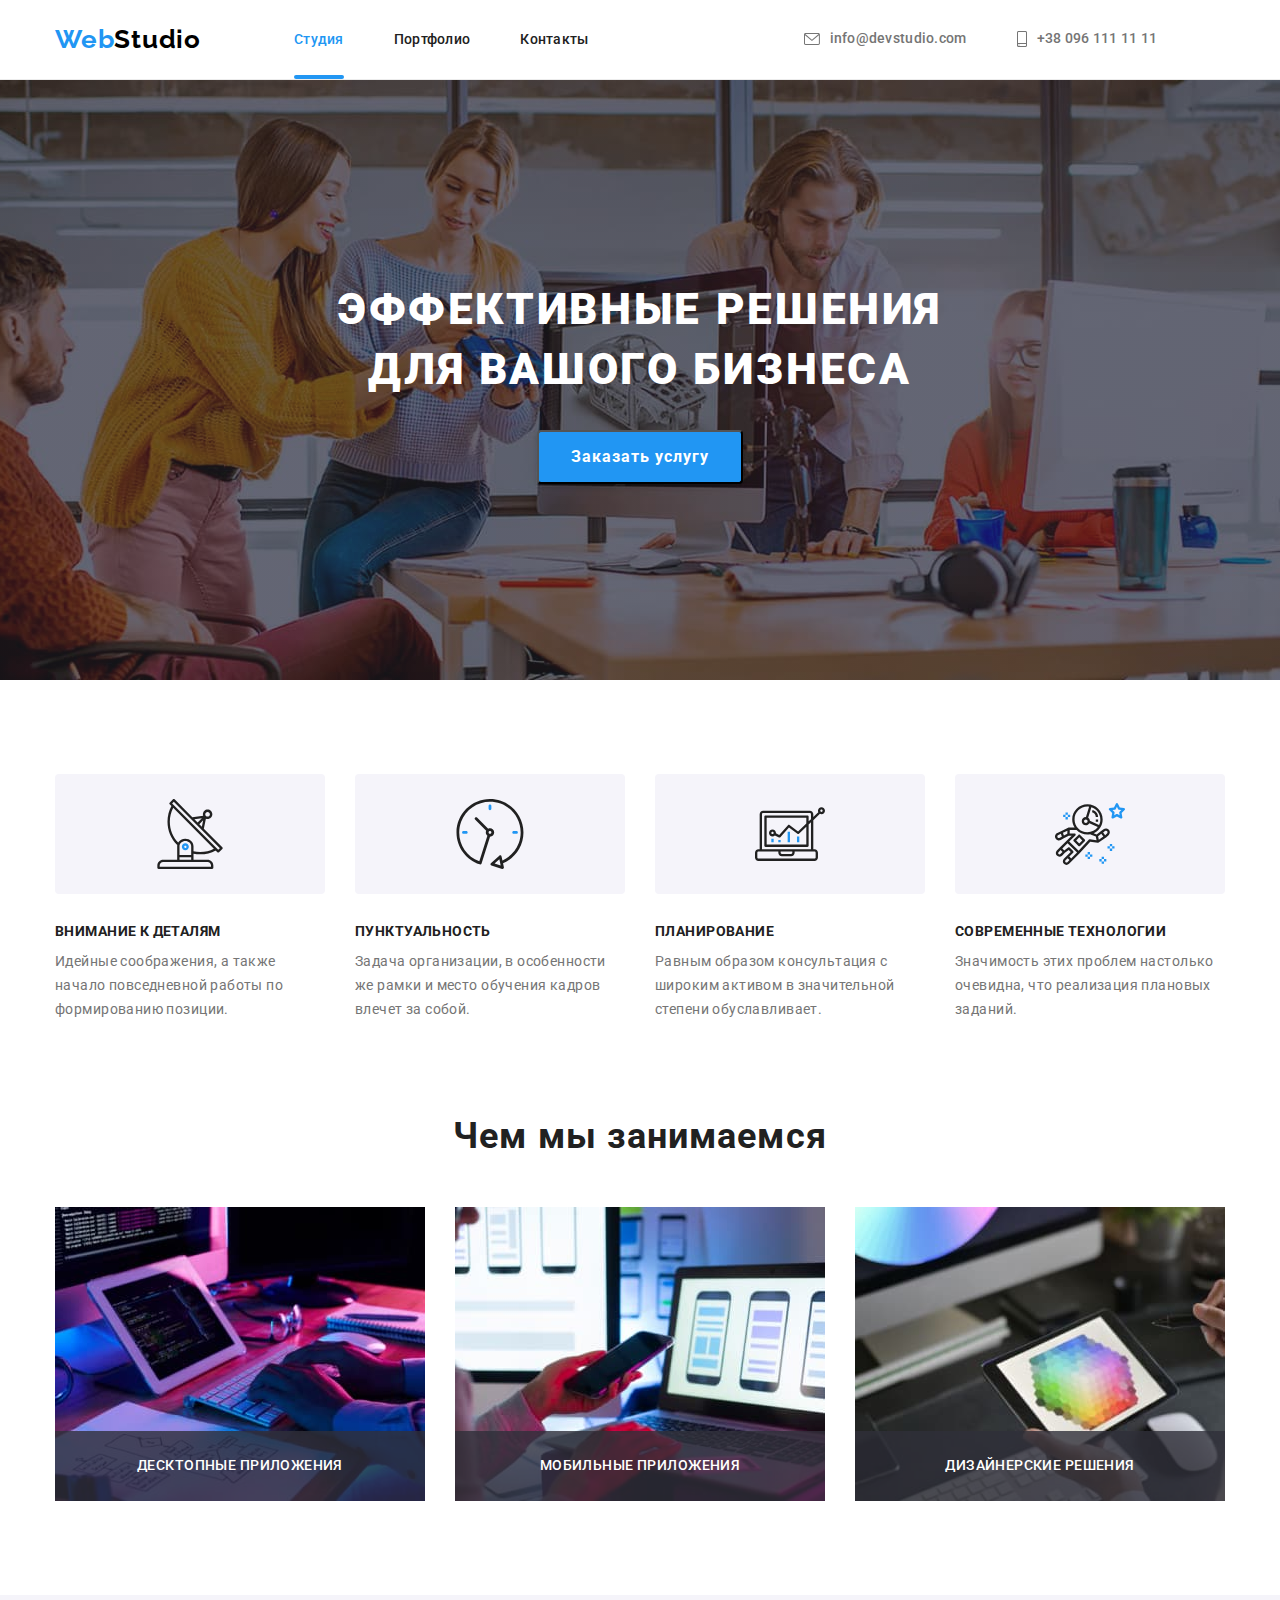
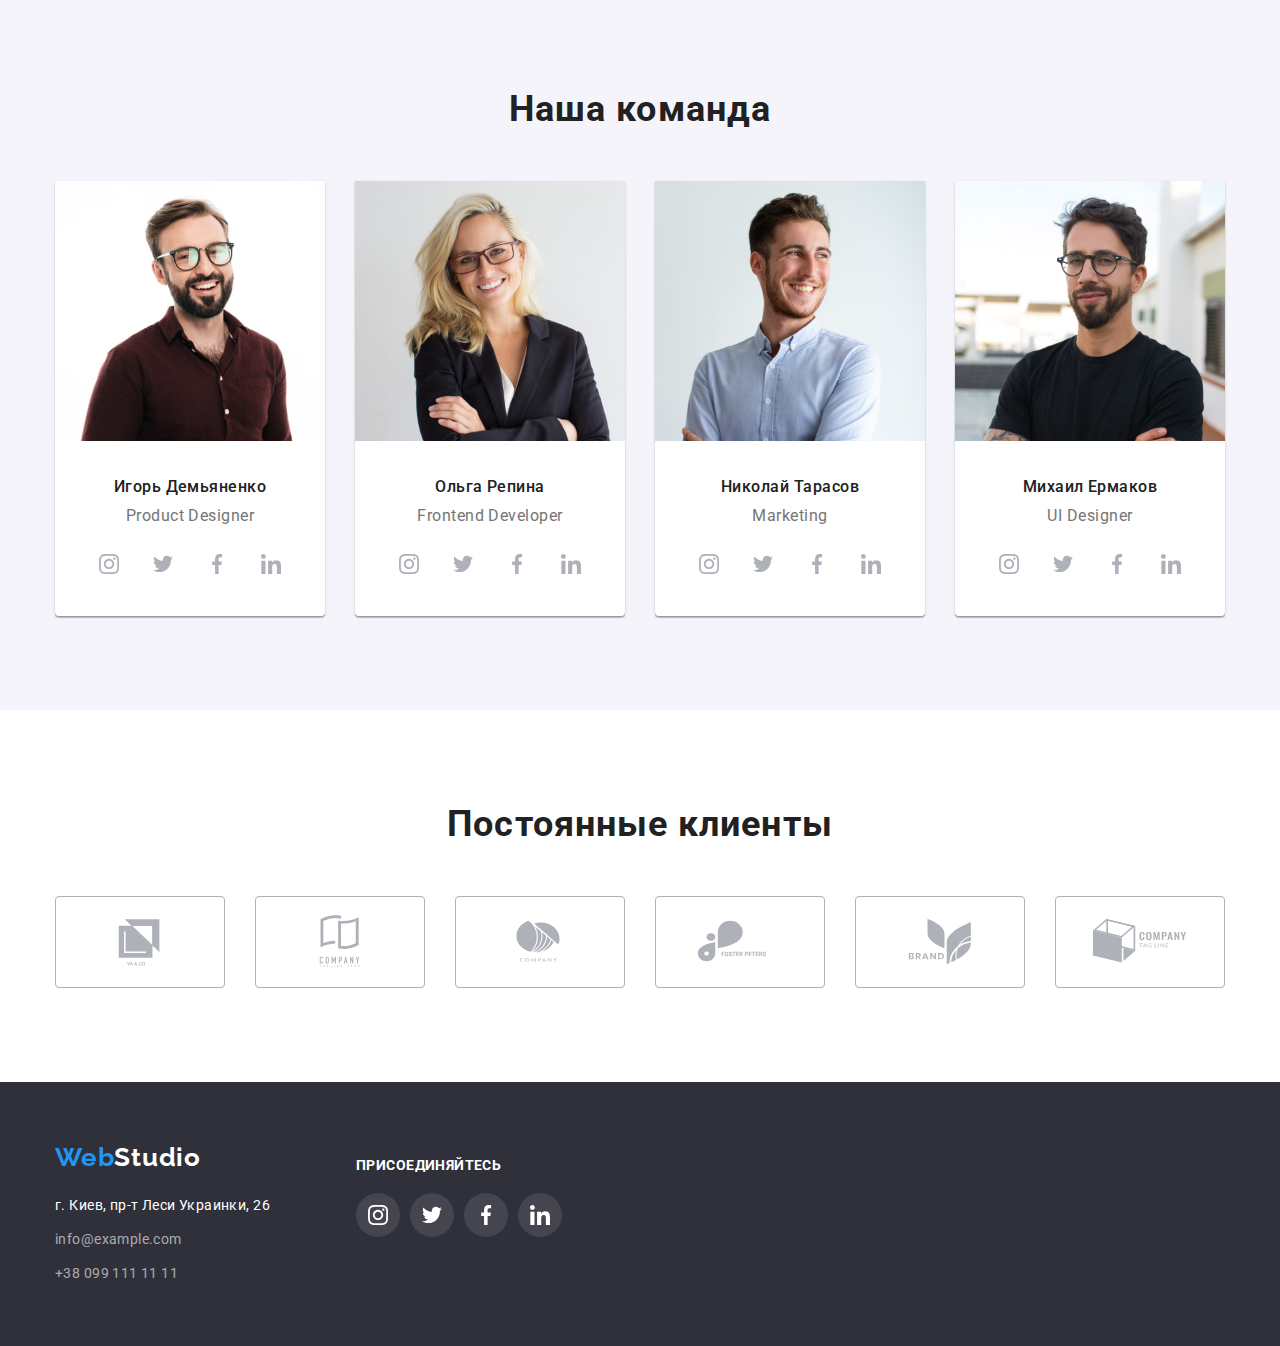
<file: index.html>
<!DOCTYPE html>
<html lang="ru">
<head>
    <meta charset="UTF-8">
    <meta http-equiv="X-UA-Compatible" content="IE=edge">
    <meta name="viewport" content="width=device-width, initial-scale=1.0">
    <link rel="preconnect" href="https://fonts.googleapis.com">
    <link rel="preconnect" href="https://fonts.gstatic.com" crossorigin>
    <link href="https://fonts.googleapis.com/css2?family=Raleway:wght@700&family=Roboto:wght@400;500;700;900&display=swap" rel="stylesheet">
    <link rel="stylesheet" href="./styles/modern-normalize.css">
    <link rel="stylesheet" href="./styles/styles.css">
    <title>Студия</title>
</head>
<body>
    <!-- Верхняя линия-->
    <header class="header">
        <div class="container header-container">
            <a class="link studio-name" href="./index.html"><span class="web">Web</span>Studio</a>
            <!-- Меню навигации -->
            <nav class="navigation">
                <ul class="list header-list">               
                    <li>
                        <a class="link list-studio current" href="./index.html">Студия</a>
                    </li>
                    <li>
                        <a class="link list-portfolio" href="./portfolio.html">Портфолио</a>
                    </li>
                    <li>
                        <a class="link list-contacts" href="">Контакты</a>
                    </li>
                </ul>
            </nav>
            <ul class="list contact-list">
                <li class="contact-list-item">
                    <a class="link header-mail envelope" href="mailto:info@devstudio.com">
                        <svg class="contact-list-icon" width="16" height="12">
                            <use href="images/icons.svg#icon-envelope">
                            </use>
                        </svg>info@devstudio.com</a>
                </li>
                <li class="contact-list-item">
                    <a class="link header-tel envelope" href="tel:+380961111111">
                        <svg class="contact-list-icon" width="10" height="16">
                            <use href="images/icons.svg#icon-smartphone">
                            </use>
                        </svg>+38 096 111 11 11</a>
                </li>
            </ul>
        </div> 
    </header>
    <!-- Шапка сайта -->
    <main>
        <!-- Заказ услуги -->
        <section class="hero order-hero">
            <div class="container order-block">
                <h1 class="order-title">ЭФФЕКТИВНЫЕ РЕШЕНИЯ<br>ДЛЯ ВАШОГО БИЗНЕСА</h1>
                <button data-modal-open type="button" class="order-button">Заказать услугу</button>
            </div>
        </section>
        <!-- Особености -->
        <section class="section feature-section">
            <div class="container">
                <ul class="list feature-list">
                    <li class="feature-list-item">
                        <div class="feature-list-item-icon">
                            <svg class="feature-list-icon">
                                <use href="images/icons.svg#icon-antenna" width="70" height="70">
                                </use>
                            </svg>
                        </div>
                        <h3 class="feature-title">ВНИМАНИЕ К ДЕТАЛЯМ</h3>
                        <p class="feature-item">Идейные соображения, а также <br>начало повседневной работы по <br>формированию позиции.</p>
                    </li>
                    <li class="feature-list-item">
                        <div class="feature-list-item-icon">
                            <svg class="feature-list-icon">
                                <use href="images/icons.svg#icon-clock" width="70" height="70"></use>
                            </svg>
                        </div>
                        <h3 class="feature-title">ПУНКТУАЛЬНОСТЬ</h3>
                        <p class="feature-item">Задача организации, в особенности <br>же рамки и место обучения кадров <br>влечет за собой.</p>
                    </li>       
                    <li class="feature-list-item">
                        <div class="feature-list-item-icon">
                            <svg class="feature-list-icon">
                                <use href="images/icons.svg#icon-diagram" width="70" height="70"></use>
                            </svg>
                        </div>
                        <h3 class="feature-title">ПЛАНИРОВАНИЕ</h3>
                        <p class="feature-item">Равным образом консультация с <br>широким активом в значительной <br>степени обуславливает.</p>
                    </li> 
                    <li>
                        <div class="feature-list-item-icon">
                            <svg class="feature-list-icon">
                                <use href="images/icons.svg#icon-astronaut" width="70" height="70"></use>
                            </svg>
                        </div>
                        <h3 class="feature-title">СОВРЕМЕННЫЕ ТЕХНОЛОГИИ</h3>
                        <p class="feature-item">Значимость этих проблем настолько <br>очевидна, что реализация плановых <br>заданий.</p>
                    </li>
                </ul>
            </div>
        </section>
        <!-- Информация о работе в фото -->
        <section class="section">
            <div class="container work-block">
                <h2 class="photo-title">Чем мы занимаемся</h2>
                <ul class="list work-list">
                    <li class="work-item">
                        <img src="./images/doingone.jpg" alt="Фото чем мы занимаемся" width="370">
                        <p class="work-item-text">Десктопные приложения</p>
                    </li>
                    <li class="work-item">
                        <img src="./images/doingtwo.jpg" alt="Фото чем мы занимаемся" width="370">
                        <p class="work-item-text">Мобильные приложения</p>
                    </li>
                    <li class="work-item">
                        <img src="./images/doingthree.jpg" alt="Фото чем мы занимаемся" width="370">
                        <p class="work-item-text">Дизайнерские решения</p>
                    </li>
                </ul>
            </div>           
        </section>
        <!-- Команда -->
            <section class="section team-section">
                <div class="container">
                    <h2 class="photo-title">Наша команда</h2>
                    <ul class="list team-list">
                        <li class="team-item">
                            <img src="./images/demianenko.jpg" alt="Фото члена нашей команды" width="270">
                            <div class="member-box">
                                <p class="member-name">Игорь Демьяненко</p>
                                <p lang="en" class="member-role">Product Designer</p>
                            </div>
                            <ul class="member-icon-list">
                                <li class="list member-icon-item">
                                    <a href="" class="member-icon-link">
                                        <svg class="member-social-icon" width="20" height="20">
                                            <use href="images/icons.svg#icon-instagram"></use>
                                        </svg>
                                    </a>
                                </li>
                                <li class="list member-icon-item">
                                    <a href="" class="member-icon-link">
                                        <svg class="member-social-icon" width="20" height="20">
                                            <use href="images/icons.svg#icon-twitter"></use>
                                        </svg>
                                    </a>
                                </li>
                                <li class="list member-icon-item">
                                    <a href="" class="member-icon-link">
                                        <svg class="member-social-icon" width="20" height="20">
                                            <use href="images/icons.svg#icon-facebook"></use>
                                        </svg>
                                    </a>
                                </li>
                                <li class="list member-icon-item">
                                    <a href="" class="member-icon-link">
                                        <svg class="member-social-icon" width="20" height="20">
                                            <use href="images/icons.svg#icon-linkedin"></use>
                                        </svg>
                                    </a>
                                </li>
                            </ul>
                        </li>
                        <li class="team-item">
                            <img src="./images/repina.jpg" alt="Фото члена нашей команды" width="270">
                            <div class="member-box">
                                <p class="member-name">Ольга Репина</p>
                                <p lang="en" class="member-role">Frontend Developer</p>
                            </div>
                            <ul class="member-icon-list">
                                <li class="list member-icon-item">
                                    <a href="" class="member-icon-link">
                                        <svg class="member-social-icon" width="20" height="20">
                                            <use href="images/icons.svg#icon-instagram"></use>
                                        </svg>
                                    </a>
                                </li>
                                <li class="list member-icon-item">
                                    <a href="" class="member-icon-link">
                                        <svg class="member-social-icon" width="20" height="20">
                                            <use href="images/icons.svg#icon-twitter"></use>
                                        </svg>
                                    </a>
                                </li>
                                <li class="list member-icon-item">
                                    <a href="" class="member-icon-link">
                                        <svg class="member-social-icon" width="20" height="20">
                                            <use href="images/icons.svg#icon-facebook"></use>
                                        </svg>
                                    </a>
                                </li>
                                <li class="list member-icon-item">
                                    <a href="" class="member-icon-link">
                                        <svg class="member-social-icon" width="20" height="20">
                                            <use href="images/icons.svg#icon-linkedin"></use>
                                        </svg>
                                    </a>
                                </li>
                            </ul>
                        </li>
                        <li class="team-item">
                            <img src="./images/tarasov.jpg" alt="Фото члена нашей команды" width="270">
                            <div class="member-box">
                                <p class="member-name">Николай Тарасов</p>
                                <p lang="en" class="member-role">Marketing</p>
                            </div>
                            <ul class="member-icon-list">
                                <li class="list member-icon-item">
                                    <a href="" class="member-icon-link">
                                        <svg class="member-social-icon" width="20" height="20">
                                            <use href="images/icons.svg#icon-instagram"></use>
                                        </svg>
                                    </a>
                                </li>
                                <li class="list member-icon-item">
                                    <a href="" class="member-icon-link">
                                        <svg class="member-social-icon" width="20" height="20">
                                            <use href="images/icons.svg#icon-twitter"></use>
                                        </svg>
                                    </a>
                                </li>
                                <li class="list member-icon-item">
                                    <a href="" class="member-icon-link">
                                        <svg class="member-social-icon" width="20" height="20">
                                            <use href="images/icons.svg#icon-facebook"></use>
                                        </svg>
                                    </a>
                                </li>
                                <li class="list member-icon-item">
                                    <a href="" class="member-icon-link">
                                        <svg class="member-social-icon" width="20" height="20">
                                            <use href="images/icons.svg#icon-linkedin"></use>
                                        </svg>
                                    </a>
                                </li>
                            </ul>
                        </li>
                        <li class="team-item">
                            <img src="./images/ermakov.jpg" alt="Фото члена нашей команды" width="270">
                            <div class="member-box">
                                <p class="member-name">Михаил Ермаков</p>
                                <p lang="en" class="member-role">UI Designer</p>
                            </div>
                            <ul class="member-icon-list">
                                <li class="list member-icon-item">
                                    <a href="" class="member-icon-link">
                                        <svg class="member-social-icon" width="20" height="20">
                                            <use href="images/icons.svg#icon-instagram"></use>
                                        </svg>
                                    </a>
                                </li>
                                <li class="list member-icon-item">
                                    <a href="" class="member-icon-link">
                                        <svg class="member-social-icon" width="20" height="20">
                                            <use href="images/icons.svg#icon-twitter"></use>
                                        </svg>
                                    </a>
                                </li>
                                <li class="list member-icon-item">
                                    <a href="" class="member-icon-link">
                                        <svg class="member-social-icon" width="20" height="20">
                                            <use href="images/icons.svg#icon-facebook"></use>
                                        </svg>
                                    </a>
                                </li>
                                <li class="list member-icon-item">
                                    <a href="" class="member-icon-link">
                                        <svg class="member-social-icon" width="20" height="20">
                                            <use href="images/icons.svg#icon-linkedin"></use>
                                        </svg>
                                    </a>
                                </li>
                            </ul>
                        </li>  
                    </ul>
                </div>
            </section>
            <section class="section">
                <div class="container">
                    <h2 class="photo-title">Постоянные клиенты</h2>
                    <ul class="list company-list">
                        <li class="company-item">
                            <a href="" class="company-link">
                                <svg class="company-icon" width="106" height="60">
                                    <use href="images/icons.svg#icon-company_1"></use>
                                </svg>
                            </a>
                        </li>
                        <li class="company-item">
                            <a href="" class="company-link">
                                <svg class="company-icon" width="106" height="60">
                                    <use href="images/icons.svg#icon-company_2"></use>
                                </svg>
                            </a>
                        </li>
                        <li class="company-item">
                            <a href="" class="company-link">
                                <svg class="company-icon" width="106" height="60">
                                    <use href="images/icons.svg#icon-company_3"></use>
                                </svg>
                            </a>
                        </li>
                        <li class="company-item">
                            <a href="" class="company-link">
                                <svg class="company-icon" width="106" height="60">
                                    <use href="images/icons.svg#icon-company_4"></use>
                                </svg>
                            </a>
                        </li>
                        <li class="company-item">
                            <a href="" class="company-link">
                                <svg class="company-icon" width="106" height="60">
                                    <use href="images/icons.svg#icon-company_5"></use>
                                </svg>
                            </a>
                        </li>
                        <li class="company-item">
                            <a href="" class="company-link">
                                <svg class="company-icon" width="106" height="60">
                                    <use href="images/icons.svg#icon-company_6"></use>
                                </svg>
                            </a>
                        </li>
                    </ul>
                </div>
            </section>
    </main>
    <!-- Подвал сайта -->
    <footer class="footer">
        <div class="footer-main-div">
            <div>
                <a class="link footer-studio-name" href="/index.html"><span class="web">Web</span>Studio</a>
                <address class="adress">
                    <ul class="list footer-list">
                        <li class="footer-list-item">
                            <a class="link footer-adress" href="https://goo.gl/maps/6Xr1MrQCFGWjLaGo9" target="_blank">г. Киев, пр-т Леси Украинки, 26</a>
                        </li>
                        <li class="footer-list-item">
                            <a class="link footer-contact" href="mailto:info@example.com">info@example.com</a>
                        </li>
                        <li class="footer-list-item">
                            <a class="link footer-contact" href="tel:+380991111111">+38 099 111 11 11</a>
                        </li>
                    </ul>
                </address>
            </div>
            <div class="footer-div-list">
                <h2 class="icon-title">ПРИСОЕДИНЯЙТЕСЬ</h2>
                <ul class="adress-list">
                    <li class="list adress-item">
                        <a href="" class="adress-link">
                            <svg class="adress-icon" width="20" height="20">
                                <use href="images/icons.svg#icon-instagram">
                                </use>
                            </svg>
                        </a>
                    </li>
                    <li class="list adress-item">
                        <a href="" class="adress-link">
                            <svg class="adress-icon" width="20" height="20">
                                <use href="images/icons.svg#icon-twitter">
                                </use>
                            </svg>
                        </a>
                    </li>
                    <li class="list adress-item">
                        <a href="" class="adress-link">
                            <svg class="adress-icon" width="20" height="20">
                                <use href="images/icons.svg#icon-facebook">
                                </use>
                            </svg>
                        </a>  
                    </li>
                    <li class="list adress-item">
                        <a href="" class="adress-link">
                            <svg class="adress-icon" width="20" height="20">
                                <use href="images/icons.svg#icon-linkedin">
                                </use>
                            </svg>
                        </a>
                    </li>
                </ul>
            </div>
        </div>
    </footer>
    <div class="backdrop is-hidden" data-modal>
        <div class="modal">
            <button type="button" class="modal-close" data-modal-close>
            <svg class="modal-close-svg" width="11" height="11">
                <use href="images/icons.svg#icon-close-button"></use>
            </svg>
            </button>
        </div>
    </div>
    <script src="./js/modal.js"></script>
</body>
</html>
</file>
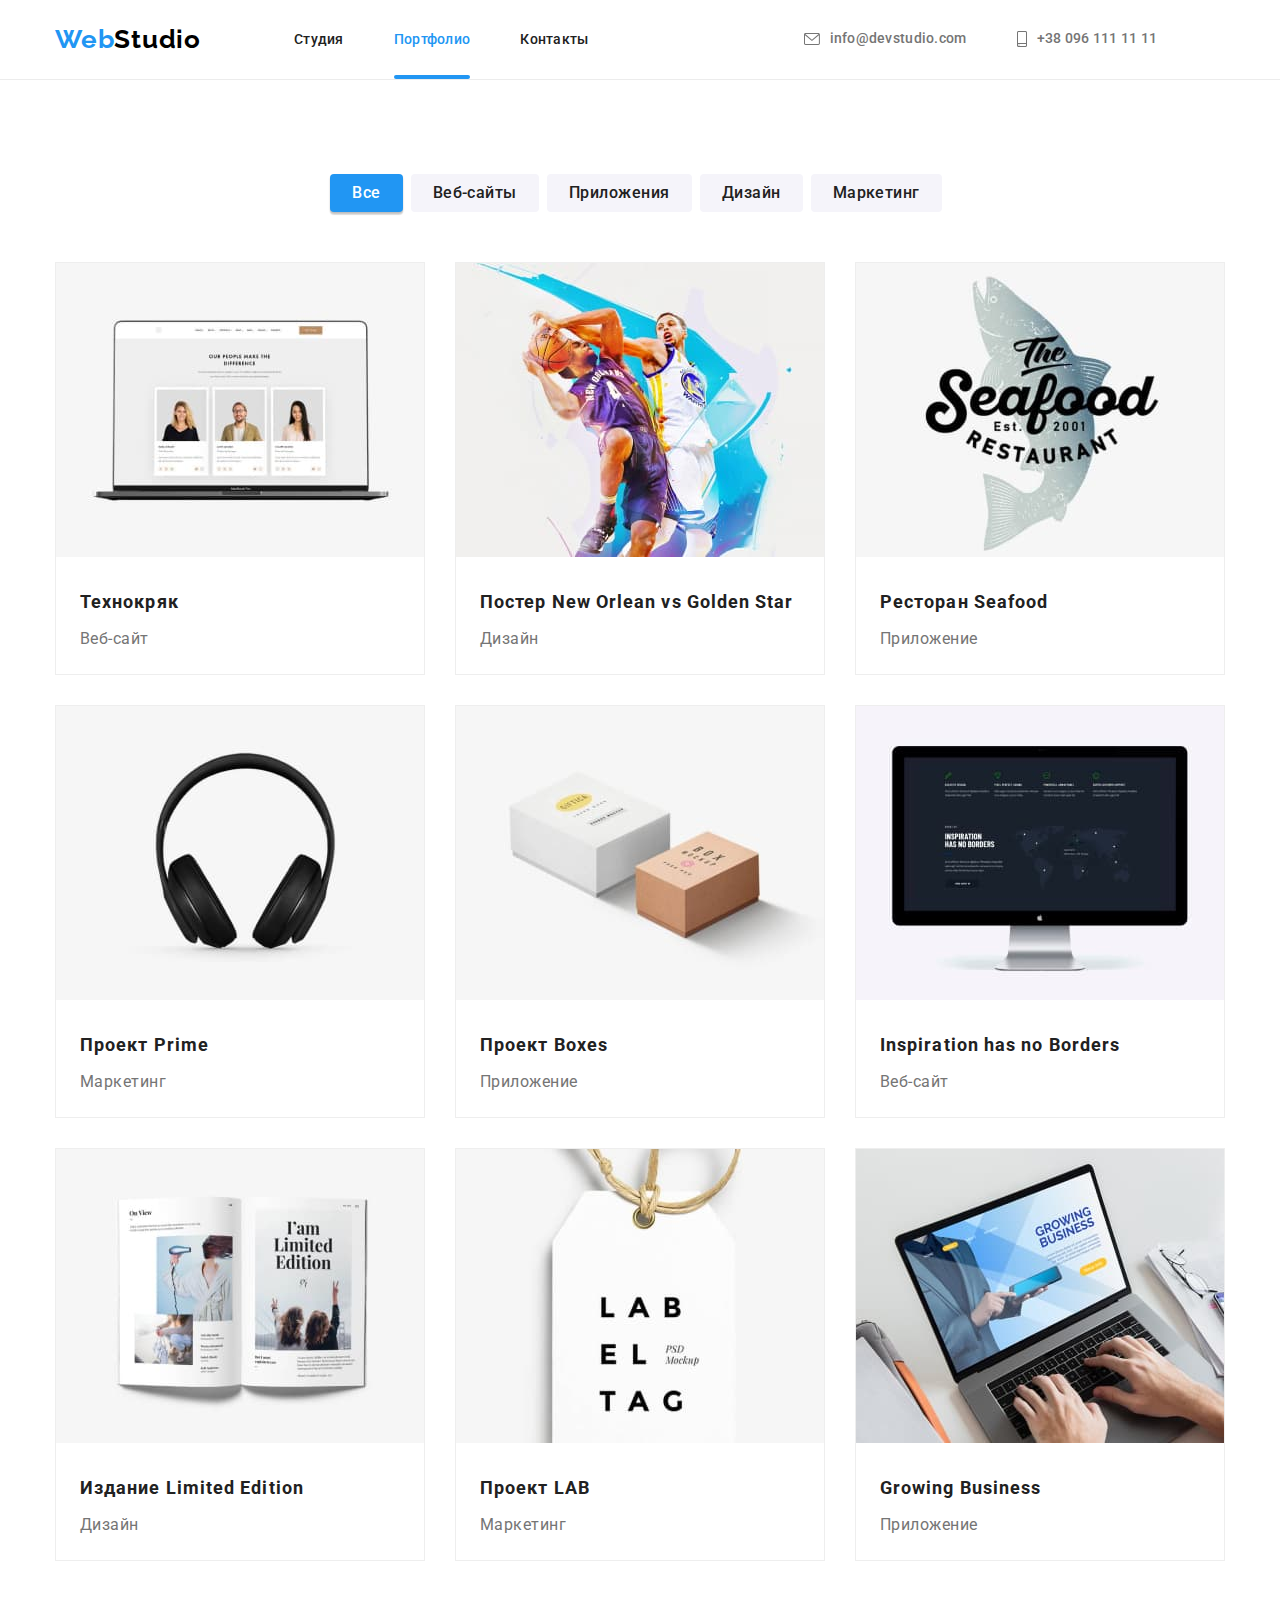
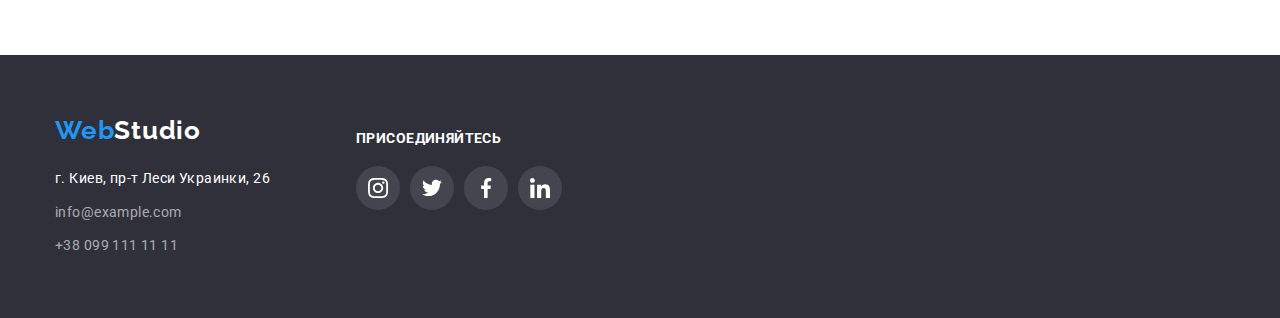
<file: portfolio.html>
<!DOCTYPE html>
<html lang="ru">
<head>
    <meta charset="UTF-8">
    <meta http-equiv="X-UA-Compatible" content="IE=edge">
    <meta name="viewport" content="width=device-width, initial-scale=1.0">
    <link rel="preconnect" href="https://fonts.googleapis.com">
    <link rel="preconnect" href="https://fonts.gstatic.com" crossorigin>
    <link href="https://fonts.googleapis.com/css2?family=Raleway:wght@700&family=Roboto:wght@400;500;700;900&display=swap" rel="stylesheet">
    <link rel="stylesheet" href="./styles/modern-normalize.css">
    <link rel="stylesheet" href="./styles/styles.css">
    <title>Портфолио</title>
</head>
<body>
    <!-- Верхняя линия-->
    <header class="header">
        <div class="container header-container">
            <a class="link studio-name" href="./index.html"><span class="web">Web</span>Studio</a>
            <!-- Меню навигации -->
            <nav class="navigation">
                <ul class="list header-list">               
                    <li>
                        <a class="link list-studio" href="./index.html">Студия</a>
                    </li>
                    <li>
                        <a class="link list-portfolio current" href="./portfolio.html">Портфолио</a>
                    </li>
                    <li>
                        <a class="link list-contacts" href="">Контакты</a>
                    </li>
                </ul>
            </nav>
            <ul class="list contact-list">
                <li class="contact-list-item">
                    <a class="link header-mail envelope" href="mailto:info@devstudio.com">
                        <svg class="contact-list-icon" width="16" height="12">
                            <use href="images/icons.svg#icon-envelope">
                            </use>
                        </svg>info@devstudio.com</a>
                </li>
                <li class="contact-list-item">
                    <a class="link header-tel envelope" href="tel:+380961111111">
                        <svg class="contact-list-icon" width="10" height="16">
                            <use href="images/icons.svg#icon-smartphone">
                            </use>
                        </svg>+38 096 111 11 11</a>
                </li>
            </ul>
        </div> 
    </header>
    <main>
        <!-- Фильтры -->
        <section class="section">
            <div class="container">
                <ul class="list filter-list">
                    <li>
                        <button type="button" class="filter-btn active">
                            Все
                        </button>
                    </li>
                    <li>
                        <button type="button" class="filter-btn">
                            Веб-сайты
                        </button>
                    </li>
                    <li>
                        <button type="button" class="filter-btn">
                            Приложения
                        </button>
                    </li>
                    <li>
                        <button type="button" class="filter-btn">
                            Дизайн
                        </button>
                    </li>
                    <li>
                        <button type="button" class="filter-btn">
                            Маркетинг
                        </button>
                    </li>
                </ul>
                <!-- Проекты -->
                <ul class="list project-list">
                    <li class="project-item bg">
                        <div class="project-item-wrap">
                            <img src="./images/imgport1.jpg" alt="Технокряк" width="370">
                            <p class="project-img-text">
                                Технокряк это современная площадка распространения коронавируса. Компании используют эту платформу для цифрового шпионажа и атак на защищённые сервера конкурентов.
                            </p>
                        </div>
                        <div class="project-box">
                            <h3 class="portfolio-title">Технокряк</h3>
                            <p class="portfolio-item">Веб-сайт</p>
                        </div>
                    </li>
                    <li class="project-item bg">
                        <div class="project-item-wrap">
                            <img src="./images/imgport2.jpg" alt="New Orlean vs Golden Star" width="370">
                            <p class="project-img-text"></p>
                        </div>
                        <div class="project-box">
                            <h3 class="portfolio-title">Постер <span lang="en">New Orlean vs Golden Star</span></h3>
                            <p class="portfolio-item">Дизайн</p>
                        </div>
                    </li>
                    <li class="project-item bg">
                        <div class="project-item-wrap">
                            <img src="./images/imgport3.jpg" alt="Seafood" width="370">
                            <p class="project-img-text"></p>
                        </div>
                        <div class="project-box">
                            <h3 class="portfolio-title">Ресторан <span>Seafood</span></h3>
                            <p class="portfolio-item">Приложение</p>
                        </div>
                    </li>
                    <li class="project-item bg">
                        <div class="project-item-wrap">
                            <img src="./images/imgport4.jpg" alt="Prime" width="370">
                            <p class="project-img-text"></p>
                        </div>
                        <div class="project-box">
                            <h3 class="portfolio-title">Проект <span lang="en">Prime</span></h3>
                            <p class="portfolio-item">Маркетинг</p>
                        </div>
                    </li>
                    <li class="project-item bg">
                        <div class="project-item-wrap">
                            <img src="./images/imgport5.jpg" alt="Boxes" width="370">
                            <p class="project-img-text"></p>
                        </div>
                        <div class="project-box">
                            <h3 class="portfolio-title">Проект <span lang="en">Boxes</span></h3>
                            <p class="portfolio-item">Приложение</p>
                        </div>
                    </li>
                    <li class="project-item bg">
                        <div class="project-item-wrap">
                            <img src="./images/imgport6.jpg" alt="Inspiration has no Borders" width="370">
                            <p class="project-img-text"></p>
                        </div>
                        <div class="project-box">
                            <h3 class="portfolio-title" lang="en">Inspiration has no Borders</h3>
                            <p class="portfolio-item">Веб-сайт</p>
                        </div>
                    </li>
                    <li class="project-item bg">
                        <div class="project-item-wrap">
                            <img src="./images/imgport7.jpg" alt="Limited Edition" width="370">
                            <p class="project-img-text"></p>
                        </div>
                        <div class="project-box">
                            <h3 class="portfolio-title">Издание <span>Limited Edition</span></h3>
                            <p class="portfolio-item">Дизайн</p>
                        </div>
                    </li>
                    <li class="project-item bg">
                        <div class="project-item-wrap">
                            <img src="./images/imgport8.jpg" alt="LAB" width="370">
                            <p class="project-img-text"></p>
                        </div>
                        <div class="project-box">
                            <h3 class="portfolio-title">Проект <span lang="en">LAB</span></h3>
                            <p class="portfolio-item">Маркетинг</p>
                        </div>
                    </li>
                    <li class="project-item bg">
                        <div class="project-item-wrap">
                            <img src="./images/imgport9.jpg" alt="Growing Business" width="370">
                            <p class="project-img-text"></p>
                        </div>
                        <div class="project-box">
                            <h3 class="portfolio-title">Growing Business</h3>
                            <p class="portfolio-item">Приложение</p>
                        </div>
                    </li>
                </ul>
            </div>
        </section>
    </main>
    <!-- Подвал сайта -->
    <footer class="footer">
        <div class="footer-main-div">
            <div>
                <a class="link footer-studio-name" href="/index.html"><span class="web">Web</span>Studio</a>
                <address class="adress">
                    <ul class="list footer-list">
                        <li class="footer-list-item">
                            <a class="link footer-adress" href="https://goo.gl/maps/6Xr1MrQCFGWjLaGo9" target="_blank">г. Киев, пр-т Леси Украинки, 26</a>
                        </li>
                        <li class="footer-list-item">
                            <a class="link footer-contact" href="mailto:info@example.com">info@example.com</a>
                        </li>
                        <li class="footer-list-item">
                            <a class="link footer-contact" href="tel:+380991111111">+38 099 111 11 11</a>
                        </li>
                    </ul>
                </address>
            </div>
            <div class="footer-div-list">
                <h2 class="icon-title">ПРИСОЕДИНЯЙТЕСЬ</h2>
                <ul class="adress-list">
                    <li class="list adress-item">
                        <a href="" class="adress-link">
                            <svg class="adress-icon" width="20" height="20">
                                <use href="images/icons.svg#icon-instagram">
                                </use>
                            </svg>
                        </a>
                    </li>
                    <li class="list adress-item">
                        <a href="" class="adress-link">
                            <svg class="adress-icon" width="20" height="20">
                                <use href="images/icons.svg#icon-twitter">
                                </use>
                            </svg>
                        </a>
                    </li>
                    <li class="list adress-item">
                        <a href="" class="adress-link">
                            <svg class="adress-icon" width="20" height="20">
                                <use href="images/icons.svg#icon-facebook">
                                </use>
                            </svg>
                        </a>  
                    </li>
                    <li class="list adress-item">
                        <a href="" class="adress-link">
                            <svg class="adress-icon" width="20" height="20">
                                <use href="images/icons.svg#icon-linkedin">
                                </use>
                            </svg>
                        </a>
                    </li>
                </ul>
            </div>
        </div>
    </footer>
</body>
</html>
</file>
<file: styles/styles.css>
/* ----------Переменные---------- */

:root {
    --main-color: #2196F3;
    --text-color: #212121;
    --grey-color: #757575;
}

body {
    font-family: 'Roboto', sans-serif; 
    background-color: #FFFFFF;
    color: var(--text-color);
    line-height: 1.5;
    margin: 0 auto;
}

.list {
    list-style: none;
}


.link {
    text-decoration: none;
}

p, a, h1, h2, h3, h4, h5, h6 {
    margin: 0;
}

ul {
    margin: 0;
    padding: 0;
}

button {
    cursor: pointer;
}

.container {
    width: 1200px;
    padding: 0 15px;
    margin: 0 auto;
    align-items: center;
}

.section {
    padding-top: 94px;
    padding-bottom: 94px;
}


/* -------------Стилизация Header------------- */

.header {
    background: #FFFFFF;
    border-bottom: 1px solid #ECECEC;
}

.header-container {
    display: flex;
    justify-content: center;
    align-items: center;
    max-height: 80px;
    padding-top: 24px;
    padding-bottom: 24px;
}

/* --Стилизация слова WebStudio-- */

.studio-name {
    font-family: "Raleway", sans-serif;
    font-style: normal;
    font-weight: 700;
    font-size: 26px;
    line-height: 1.19; 
    letter-spacing: 0.03em;
    color: #000000;
    margin-right: 93px;
}

.web {
    font-weight: 700;
    font-size: 26px;
    line-height: 1.19;
    letter-spacing: 0.03em;
    color: var(--main-color);
}

/* --Стилизация меню навигации-- */

.header-list {
    display: flex;
}

.list-studio {
    font-weight: 500;
    font-size: 14px;
    line-height: 1.14;
    letter-spacing: 0.02em;
    color: var(--text-color);
    margin-right: 50px;
    transition: color 250ms cubic-bezier(0.4, 0, 0.2, 1);
}

.list-portfolio {
    font-weight: 500;
    font-size: 14px;
    line-height: 1.14;
    letter-spacing: 0.02em;
    color: var(--text-color);
    margin-right: 50px;
    transition:  color 250ms cubic-bezier(0.4, 0, 0.2, 1);
}

.list-contacts {
    font-weight: 500;
    font-size: 14px;
    line-height: 1.14;
    letter-spacing: 0.02em;
    color: var(--text-color);
    transition: color 250ms cubic-bezier(0.4, 0, 0.2, 1);
}

.list-studio:hover,
.list-studio:focus {
    color: var(--main-color);
}

.list-portfolio:hover,
.list-portfolio:focus {
    color: var(--main-color);
}

.list-contacts:hover,
.list-contacts:focus {
    color: var(--main-color);
}


.current { 
    color: #2196F3;
    position: relative;
}

.current::after {
    content: '';
    width: 100%;
    height: 4px;
    background: #2196F3;
    border-radius: 2px;
    position: absolute;
    left: 0;
    bottom: -32px;
}

.contact-list {
    display: flex;
    margin-left: 215px;
    margin-right: auto;
}

.contact-list-item {
    display: flex;
    justify-content: center;
    align-items: center;
}

.contact-list-icon {
    margin-right: 10px;
}

.envelope {
    display: flex;
    justify-content: center;
    align-items: center;
    fill: #757575;
    transition: fill 250ms cubic-bezier(0.4, 0, 0.2, 1);
}

.envelope:hover, 
.envelope:focus {
    fill: #2196F3;
}



/* --Стилизация контактов хедера-- */

.header-mail {
    font-family: "Roboto", sans-serif;
    font-weight: 500;
    font-size: 14px;
    line-height: 1.14;
    letter-spacing: 0.02em;
    color: var(--grey-color);
    margin-right: 50px;
    transition: color 250ms cubic-bezier(0.4, 0, 0.2, 1);
}

.header-tel {
    font-family: "Roboto", sans-serif;
    font-style: normal;
    font-weight: 500;
    font-size: 14px;
    line-height: 1.14;
    letter-spacing: 0.02em;
    color: var(--grey-color);
    transition: color 250ms cubic-bezier(0.4, 0, 0.2, 1);
}


.header-mail:hover,
.header-mail:focus,
.header-tel:hover,
.header-tel:focus {
   color: var(--main-color);
}

/* -------------Стилизация Main------------- */

/* --Стилизация блока заказа услуг-- */

.hero {
    padding-top: 200px;
    padding-bottom: 200px;
}

.order-hero {
    background: #2F303A;
    max-width: 1600px;
    height: 600px;
    margin: 0 auto;
    background-image: linear-gradient(rgba(47, 48, 58, 0.4), rgba(47, 48, 58, 0.4)),
    url(../images/order-picture.jpg);
    background-size: cover;
    background-repeat: no-repeat;
    background-position: center;
}

.order-title {
    font-weight: 900;
    font-size: 44px;
    line-height: 1.36;
    text-align: center;
    letter-spacing: 0.06em;
    text-transform: uppercase;
    color: #FFFFFF;
    margin-bottom: 30px;
}

.order-button {
    font-family: "Roboto", sans-serif;
    font-style: normal;
    font-weight: 700;
    font-size: 16px;
    line-height: 1.87;
    display: flex;
    align-items: center;
    text-align: center;
    letter-spacing: 0.06em;
    color: #FFFFFF;
    background-color: var(--main-color);
    box-shadow: 0px 4px 4px rgba(0, 0, 0, 0.15);
    border-radius: 4px;
    padding-top: 10px;
    padding-right: 32px;
    padding-bottom: 10px;
    padding-left: 32px;
    margin: auto;
    transition: 250ms cubic-bezier(0.4, 0, 0.2, 1);
}


.order-button:hover,
.order-button:focus {
    background-color: #188CE8;
    box-shadow: 0px 4px 4px rgba(0, 0, 0, 0.15);
    border-radius: 4px;
}

/* --Стилизация блока особеностей-- */

.feature-section {
    padding-bottom: 0;
}

.feature-list {
    display: flex;
}

.feature-list-item {
    width: 270px;
}

.feature-list-item:not(:last-child) {
    margin-right: 30px;
}

.feature-title {
    font-weight: 700;
    font-size: 14px;
    line-height: 1.14;
    letter-spacing: 0.03em;
    text-transform: uppercase;
    color: var(--text-color);
}

.feature-item {
    font-weight: normal;
    font-size: 14px;
    line-height: 1.71;
    letter-spacing: 0.03em; 
    color: var(--grey-color);
    padding-top: 10px;  
}

.feature-list-item-icon {
    width: 270px;
    height: 120px;
    display: flex;
    justify-content: center;
    align-items: center;
    background: #F5F4FA;
    border-radius: 4px;
    margin-bottom: 30px;
}

.feature-list-icon {
    width: 70px;
    height: 70px;
}

/* --Стилизация блока о работе и команде-- */

.photo-title {
    font-weight: 700;
    font-size: 36px;
    line-height: 1.16;
    text-align: center;
    letter-spacing: 0.03em;
    color: var(--text-color);
    margin-bottom: 50px;
}

.work-block {
    margin-left: auto;
    margin-right: auto;
}

.work-list {
    display: flex;
    flex-wrap: wrap;
    justify-content: center;
    padding-left: 0; 
}

.work-item:not(:last-child) {
    margin-right: 30px;
}

.work-item {
    position: relative;
    width: 370px;
    height: 294px;
}

.work-item-text {
    position: absolute;
    bottom: 0;
    left: 0;
    background: rgba(47, 48, 58, 0.8);
    width: 370px;
    min-height: 70px;
    display: flex;
    justify-content: center;
    align-items: center;
    font-weight: 500;
    font-size: 14px;
    line-height: 1.14;
    text-align: center;
    letter-spacing: 0.03em;
    text-transform: uppercase;
    color: #ffffff;
}

.team-section {
    background-color: #F5F4FA;
}

.team-list {
    display: flex;
    justify-content: center;
    align-items: center;
    padding-left: 0;
}

.team-item:not(:last-child) {
    margin-right: 30px;
}

.team-item {
    background: #FFFFFF;
    box-shadow: 0px 1px 3px rgba(0, 0, 0, 0.12), 0px 1px 1px rgba(0, 0, 0, 0.14), 0px 2px 1px rgba(0, 0, 0, 0.2);
    border-radius: 0px 0px 4px 4px;
}

.member-name {
    font-weight: 500;
    font-size: 16px;
    line-height: 1.18;
    text-align: center;
    letter-spacing: 0.03em;
    color: var(--text-color);  
    margin-bottom: 10px;
}

.member-role {
    font-size: 16px;
    line-height: 1.18;
    text-align: center;
    letter-spacing: 0.03em;
    color: var(--grey-color);
}

.member-box {
    padding-bottom: 16px;
    padding-top: 30px;
}

.member-icon-list {
    padding-bottom: 30px;
}

.member-icon-link {
    width: 44px;
    height: 44px;
    display: flex;
    justify-content: center;
    align-items: center;
    border-radius: 50%;
    color: #afb1b8;
    transition: color 250ms cubic-bezier(0.4, 0, 0.2, 1), background-color 250ms cubic-bezier(0.4, 0, 0.2, 1);
}

.member-social-icon {
    fill: currentColor;
}

.member-icon-link:hover,
.member-icon-link:focus {
    background-color: #2196F3;
    color: #ffffff;
}

.member-icon-list {
    display: flex;
    justify-content: center;
    align-items: center;
}


.member-icon-item:not(:last-child) {
    margin-right: 10px;
}

/* --------Стилизация постоянных клиентов--------- */

.company-list {
    display: flex;
    justify-content: center;
    align-items: center;
}

.company-link {
    width: 170px;
    height: 92px;
    border: 1px solid #AFB1B8;
    box-sizing: border-box;
    border-radius: 4px;
    display: flex;
    justify-content: center;
    align-items: center;
    color: #AFB1B8;
    transition: 250ms cubic-bezier(0.4, 0, 0.2, 1);
}

.company-link {
    fill: currentColor;
}

.company-link:hover,
.company-link:focus {
    border: 1px solid #2196F3;
    box-sizing: border-box;
    border-radius: 4px;
    color: #2196F3;
}



.company-item:not(:last-child) {
    margin-right: 30px;
}

/* -------------Стилизация Footer------------- */

.footer {
    background: #2F303A;
    padding-top: 60px;
    padding-bottom: 60px;
}

.footer-main-div {
    display: flex;
    width: 1200px;
    padding: 0 15px;
    margin: 0 auto;
}

.footer-list {
    min-width: 231px;
    margin-top: 20px;
    padding-left: 0;
}

.footer-studio-name {
    font-family: "Raleway", sans-serif;
    font-style: normal;
    font-weight: 700;
    font-size: 26px;
    line-height: 1.19; 
    letter-spacing: 0.03em;
    color: #FFFFFF;
}

.footer-adress {
    font-family: "Roboto", sans-serif;
    font-style: normal;
    font-weight: normal;
    font-size: 14px;
    line-height: 1.71;
    letter-spacing: 0.03em;
    color: #FFFFFF;
}

.footer-div-list {
    margin-left: 70px;
    padding-top: 0;
    padding-top: 15px;
}

.adress {
    display: flex;
    flex-wrap: nowrap;
    
}

.adress-list {
    display: flex;
}

.icon-title {
    font-family: 'Roboto', sans-serif;
    font-style: normal;
    font-weight: bold;
    font-size: 14px;
    line-height: 16px;
    letter-spacing: 0.03em;
    text-transform: uppercase;
    color: #FFFFFF;
    margin-bottom: 20px;
}

.adress-link {
    width: 44px;
    height: 44px;
    display: flex;
    justify-content: center;
    align-items: center;
    border-radius: 50%;
    background-color: rgba(255, 255, 255, 0.1);
    color: #ffffff;
    transition: background-color 250ms cubic-bezier(0.4, 0, 0.2, 1);
}

.adress-link {
    fill: currentColor;
}

.adress-item:not(:last-child) {
    margin-right: 10px;
}

.adress-link:hover,
.adress-link:focus {
    background-color: #2196F3;
}


.footer-contact {
    font-family: "Roboto", sans-serif;
    font-style: normal;
    font-weight: normal;
    font-size: 14px;
    line-height: 1.71;
    letter-spacing: 0.03em;
    color: rgba(255, 255, 255, 0.6);
}

.footer-adress:visited {
    color: rgba(255, 255, 255, 0.6);
}

.footer-list-item:not(:last-child) {
    margin-bottom: 9px;
}

/* ----------Стилизация портфолио---------- */

/* -- Фильтры -- */

.portfolio-section {
    background-color: #FFFFFF;
}

.filter-list {
    display: flex;
    flex-wrap: wrap;
    justify-content: center;
    margin-bottom: 50px;
    padding-left: 0;
}

.filter-btn {
    font-family: "Roboto", sans-serif;
    font-style: normal;
    font-weight: 500;
    font-size: 16px;
    line-height: 1.62;
    text-align: center;
    letter-spacing: 0.03em;
    color: var(--text-color);
    background: #F5F4FA;
    border-radius: 4px;
    margin-right: 8px;
    padding-top: 6px;
    padding-right: 22px;
    padding-bottom: 6px;
    padding-left: 22px;
    border: hidden;
    transition: 250ms cubic-bezier(0.4, 0, 0.2, 1);
}

.filter-btn:active {
    background: var(--main-color);
    box-shadow: 0px 3px 1px rgba(0, 0, 0, 0.1), 0px 1px 2px rgba(0, 0, 0, 0.08), 0px 2px 2px rgba(0, 0, 0, 0.12);
    border-radius: 4px;
    outline-style: hidden;
    color: #FFFFFF;
}

.filter-btn:hover, 
.filter-btn:focus {
    background: #2196F3;
    box-shadow: 0px 3px 1px rgba(0, 0, 0, 0.1), 0px 1px 2px rgba(0, 0, 0, 0.08), 0px 2px 2px rgba(0, 0, 0, 0.12);
    border-radius: 4px;
    color: #ffffff;
}

.portfolio-title {
    font-family: "Roboto", sans-serif;
    font-style: normal;
    font-weight: 700;
    font-size: 18px;
    line-height: 2.00;
    letter-spacing: 0.06em;
    color: var(--text-color);
    margin-bottom: 4px;
    
}

.portfolio-item {
    font-family: "Roboto", sans-serif;
    font-weight: normal;
    font-size: 16px;
    line-height: 1.87;
    letter-spacing: 0.03em;
    color: var(--grey-color);
}

.active {
    font-family: "Roboto", sans-serif;
    font-weight: 500;
    font-size: 16px;
    line-height: 1.62;
    text-align: center;
    letter-spacing: 0.03em;
    text-decoration: #EEEEEE;
    color: #FFFFFF;
    background: #2196F3;
    box-shadow: 0px 3px 1px rgba(0, 0, 0, 0.1), 0px 1px 2px rgba(0, 0, 0, 0.08), 0px 2px 2px rgba(0, 0, 0, 0.12);
    border-radius: 4px;
}

.project-list {
    display: flex;
    flex-wrap: wrap;
    justify-content: center;
    align-items: center;
    flex-basis: calc((100% - 60px) /3);
}

.project-item {
    width: 370px;
    margin-bottom: 30px;
    background: #FFFFFF;
    border: 1px solid #EEEEEE;
}

.project-item:not(:nth-child(3n+3)) {
    margin-right: 30px;
}

.project-item:hover .project-img-text{
    transform: translateY(0);
}

.project-item-wrap {
    position: relative;
    overflow: hidden;
}

.project-img-text {
    position: absolute;
    top: 0;
    left: 0;
    background: rgba(33, 150, 243, 0.9);
    font-size: 18px;
    line-height: 1.56;
    color: #ffffff;
    padding: 63px 24px;
    height: 100%;
    width: 100%;
    transform: translateY(100%);
    transition:  transform 250ms cubic-bezier(0.4, 0, 0.2, 1);
}

.bg:hover,
.bg:focus {
    background: #FFFFFF;
    border: 1px solid #EEEEEE;
    box-sizing: border-box;
    box-shadow: 0px 1px 1px rgba(0, 0, 0, 0.12), 
    0px 4px 4px rgba(0, 0, 0, 0.06), 
    1px 4px 6px rgba(0, 0, 0, 0.16);
}

.project-item:nth-last-child(-n+3) {
    margin-bottom: 0;
}

.project-box {
    padding-top: 20px;
    padding-left: 24px;
    padding-bottom: 20px;
    padding-right: 24px;
}

/*-----------------Модалка-------------- */

.backdrop {
    position: fixed;
    top: 0;
    width: 100vw;
    height: 100vh;
    background: rgba(0, 0, 0, 0.2);
}

.backdrop.is-hidden .modal {
    transform: scale(0.5);
}

.modal {
    width: 528px;
    min-height: 581px;
    background: #FFFFFF;
    box-shadow: 0px 1px 3px rgba(0, 0, 0, 0.12), 0px 1px 1px rgba(0, 0, 0, 0.14), 0px 2px 1px rgba(0, 0, 0, 0.2);
    border-radius: 4px;
    position: absolute;
    top: 50%;
    left: 50%;
    transform: translate(-50%, -50%) scale(1);
    transition: transform 250ms cubic-bezier(0.4, 0, 0.2, 1);
}

.modal-close {
    width: 30px;
    height: 30px;
    border-radius: 50%;
    background: #FFFFFF;
    border: 1px solid rgba(0, 0, 0, 0.1);
    box-sizing: border-box;
    position: absolute;
    top: 8px;
    right: 8px;
}

.is-hidden {
    opacity: 0;
    pointer-events: none;
    visibility: hidden;
}
</file>
